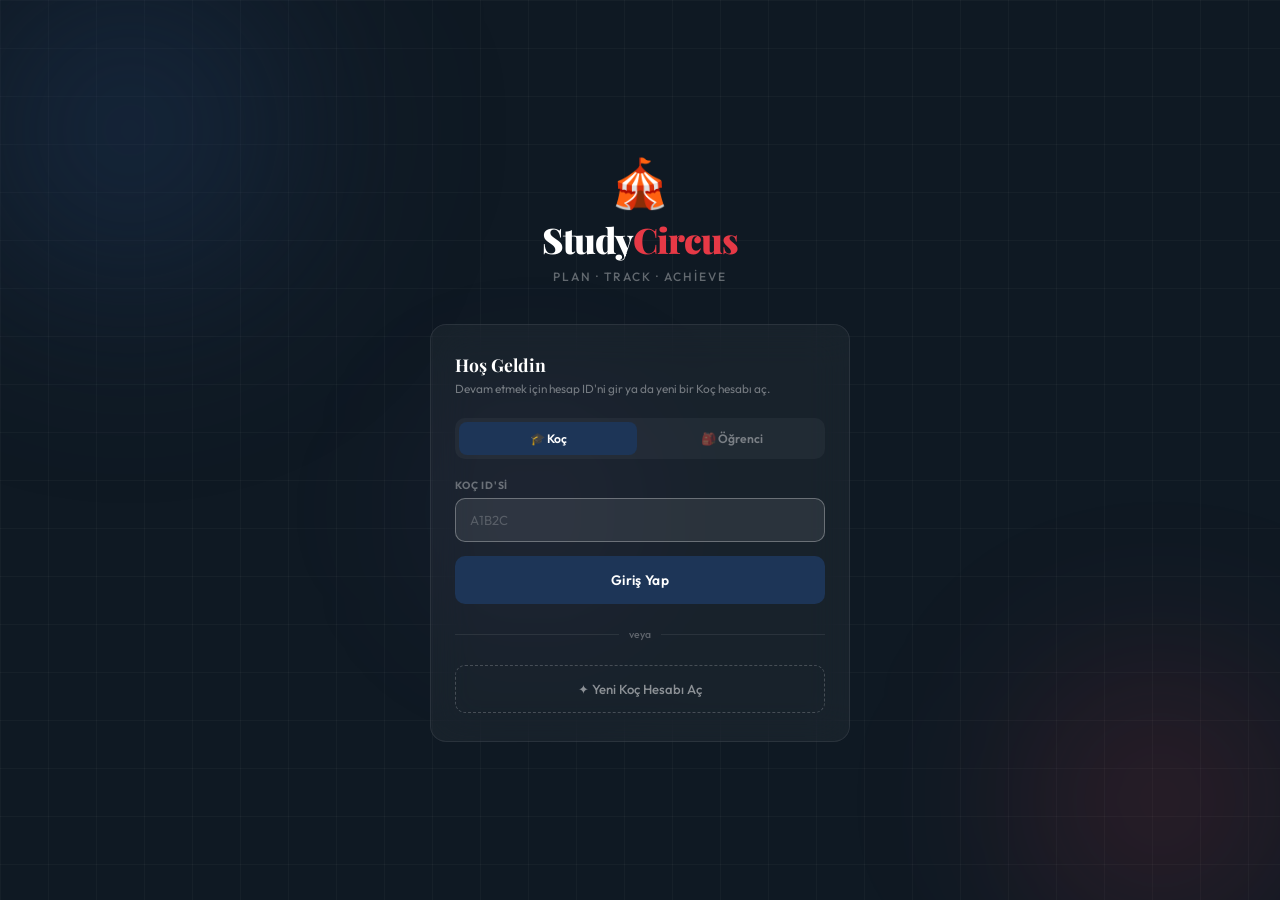
<file: login.html>
<!DOCTYPE html>
<html lang="tr">
<head>
<meta charset="UTF-8">
<meta name="viewport" content="width=device-width, initial-scale=1.0, viewport-fit=cover">
<title>StudyCircus — Giriş</title>
<meta name="theme-color" content="#0f1923">
<link href="https://fonts.googleapis.com/css2?family=Playfair+Display:ital,wght@0,700;0,900;1,700&family=DM+Mono:wght@300;400;500&family=Outfit:wght@300;400;500;600;700&display=swap" rel="stylesheet">
<style>
:root {
  --ink: #0f1923;
  --navy: #1D3557;
  --red: #E63946;
  --blue: #457B9D;
  --orange: #E07A5F;
  --green: #52B788;
  --gold: #F4A261;
  --purple: #9B72CF;
  --cream: #FDFCDC;
  --white: #FFFFFF;
  --border: rgba(29,53,87,0.14);
  --muted: #8892a0;
  --shadow: 0 4px 24px rgba(15,25,35,0.12);
  --shadow-lg: 0 16px 56px rgba(15,25,35,0.18);
  --radius: 16px;
  --safe-bottom: env(safe-area-inset-bottom, 0px);
}
*,*::before,*::after { box-sizing: border-box; margin: 0; padding: 0; }
html { -webkit-text-size-adjust: 100%; overscroll-behavior: none; }
body {
  font-family: 'Outfit', sans-serif;
  background: var(--ink);
  color: var(--white);
  min-height: 100dvh;
  overflow-x: hidden;
  -webkit-tap-highlight-color: transparent;
  position: relative;
}
button { font-family: inherit; cursor: pointer; border: none; background: none; }
input { font-family: inherit; }
input:focus { outline: none; }

/* ── BACKGROUND ── */
.bg-grid {
  position: fixed; inset: 0; z-index: 0;
  background-image:
    linear-gradient(rgba(255,255,255,0.03) 1px, transparent 1px),
    linear-gradient(90deg, rgba(255,255,255,0.03) 1px, transparent 1px);
  background-size: 48px 48px;
  pointer-events: none;
}
.bg-orb {
  position: fixed; border-radius: 50%; pointer-events: none; z-index: 0;
  filter: blur(80px);
}
.bg-orb-1 { width: 500px; height: 500px; top: -120px; left: -120px; background: radial-gradient(circle, rgba(29,53,87,0.6), transparent 70%); }
.bg-orb-2 { width: 400px; height: 400px; bottom: -100px; right: -80px; background: radial-gradient(circle, rgba(230,57,70,0.2), transparent 70%); }
.bg-orb-3 { width: 300px; height: 300px; top: 40%; left: 30%; background: radial-gradient(circle, rgba(155,114,207,0.1), transparent 70%); }

/* ── LAYOUT ── */
.login-wrap {
  position: relative; z-index: 1;
  min-height: 100dvh;
  display: flex; flex-direction: column;
  align-items: center; justify-content: center;
  padding: 24px 16px calc(24px + var(--safe-bottom));
}

/* ── LOGO ── */
.logo-block {
  text-align: center; margin-bottom: 40px;
}
.logo-mark {
  font-size: 3rem; line-height: 1;
  margin-bottom: 10px;
  display: block;
  animation: float 4s ease-in-out infinite;
}
@keyframes float {
  0%,100% { transform: translateY(0); }
  50% { transform: translateY(-8px); }
}
.logo-text {
  font-family: 'Playfair Display', serif;
  font-size: 2.2rem; font-weight: 900;
  letter-spacing: -1px;
  color: white;
}
.logo-text em { color: var(--red); font-style: normal; }
.logo-sub {
  font-size: 0.75rem; font-weight: 500; letter-spacing: 2px;
  text-transform: uppercase; color: rgba(255,255,255,0.35);
  margin-top: 6px;
}

/* ── CARD ── */
.login-card {
  background: rgba(255,255,255,0.04);
  border: 1.5px solid rgba(255,255,255,0.08);
  border-radius: var(--radius);
  width: 100%; max-width: 420px;
  padding: 28px 24px;
  backdrop-filter: blur(20px);
}
.card-title {
  font-family: 'Playfair Display', serif;
  font-size: 1.1rem; font-weight: 700;
  color: white; margin-bottom: 4px;
}
.card-sub {
  font-size: 0.74rem; color: rgba(255,255,255,0.4);
  margin-bottom: 20px; line-height: 1.5;
}

/* ── TABS ── */
.role-tabs {
  display: flex; gap: 6px; margin-bottom: 20px;
  background: rgba(255,255,255,0.04); border-radius: 10px; padding: 4px;
}
.role-tab {
  flex: 1; padding: 9px;
  border-radius: 8px; font-size: 0.76rem; font-weight: 600;
  color: rgba(255,255,255,0.4); transition: all 0.2s;
  display: flex; align-items: center; justify-content: center; gap: 5px;
}
.role-tab.active { background: var(--navy); color: white; }

/* ── FORM ELEMENTS ── */
.form-group { margin-bottom: 14px; }
.form-label {
  font-size: 0.65rem; font-weight: 700; text-transform: uppercase;
  letter-spacing: 0.8px; color: rgba(255,255,255,0.35);
  display: block; margin-bottom: 6px;
}
.form-input {
  width: 100%; padding: 12px 14px;
  background: rgba(255,255,255,0.05);
  border: 1.5px solid rgba(255,255,255,0.1);
  border-radius: 10px; font-size: 0.9rem; color: white;
  transition: border-color 0.15s, background 0.15s;
  text-transform: uppercase; letter-spacing: 2px;
  font-family: 'DM Mono', monospace;
}
.form-input::placeholder { text-transform: none; letter-spacing: 0; color: rgba(255,255,255,0.2); font-family: 'Outfit', sans-serif; font-size: 0.82rem; }
.form-input:focus { border-color: rgba(255,255,255,0.3); background: rgba(255,255,255,0.08); }

/* ── BUTTONS ── */
.btn-main {
  width: 100%; padding: 13px; border-radius: 10px;
  background: var(--navy); color: white;
  font-size: 0.86rem; font-weight: 600; letter-spacing: 0.3px;
  transition: all 0.2s; min-height: 48px;
  display: flex; align-items: center; justify-content: center; gap: 8px;
}
.btn-main:hover { background: #2a4a78; transform: translateY(-1px); box-shadow: 0 4px 16px rgba(29,53,87,0.4); }
.btn-main:active { transform: none; }
.btn-create {
  background: transparent; border: 1.5px dashed rgba(255,255,255,0.2);
  width: 100%; padding: 13px; border-radius: 10px;
  color: rgba(255,255,255,0.5); font-size: 0.82rem; font-weight: 500;
  transition: all 0.2s; min-height: 48px;
  display: flex; align-items: center; justify-content: center; gap: 8px;
}
.btn-create:hover { border-color: rgba(255,255,255,0.4); color: white; }
.btn-row { display: flex; flex-direction: column; gap: 8px; margin-top: 4px; }

/* ── DIVIDER ── */
.divider {
  display: flex; align-items: center; gap: 10px;
  margin: 16px 0;
}
.divider-line { flex: 1; height: 1px; background: rgba(255,255,255,0.08); }
.divider-text { font-size: 0.65rem; color: rgba(255,255,255,0.3); font-weight: 500; }

/* ── ACCOUNT HISTORY ── */
.accounts-section { margin-top: 28px; width: 100%; max-width: 420px; }
.accounts-label {
  font-size: 0.62rem; font-weight: 700; text-transform: uppercase;
  letter-spacing: 1px; color: rgba(255,255,255,0.25);
  margin-bottom: 10px; padding: 0 2px;
}
.accounts-list { display: flex; flex-direction: column; gap: 6px; }
.account-card {
  background: rgba(255,255,255,0.03);
  border: 1px solid rgba(255,255,255,0.07);
  border-radius: 12px; padding: 12px 14px;
  display: flex; align-items: center; gap: 12px;
  cursor: pointer; transition: all 0.2s;
  position: relative; overflow: hidden;
}
.account-card:hover { background: rgba(255,255,255,0.07); border-color: rgba(255,255,255,0.15); transform: translateX(2px); }
.account-card::before {
  content: ''; position: absolute; left: 0; top: 0; bottom: 0; width: 3px;
}
.account-card.role-coach::before { background: var(--gold); }
.account-card.role-student::before { background: var(--blue); }
.account-card-role {
  width: 32px; height: 32px; border-radius: 8px;
  display: flex; align-items: center; justify-content: center;
  font-size: 0.9rem; flex-shrink: 0;
}
.account-card.role-coach .account-card-role { background: rgba(244,162,97,0.15); }
.account-card.role-student .account-card-role { background: rgba(69,123,157,0.15); }
.account-card-info { flex: 1; min-width: 0; }
.account-card-id {
  font-family: 'DM Mono', monospace;
  font-size: 0.85rem; font-weight: 500; color: white;
  letter-spacing: 2px;
}
.account-card-meta { font-size: 0.65rem; color: rgba(255,255,255,0.3); margin-top: 2px; }
.account-card-arrow { font-size: 0.75rem; color: rgba(255,255,255,0.2); }
.account-card-del {
  width: 24px; height: 24px; border-radius: 6px;
  background: rgba(230,57,70,0.1); color: rgba(230,57,70,0.5);
  display: flex; align-items: center; justify-content: center;
  font-size: 0.7rem; transition: all 0.15s;
  flex-shrink: 0;
}
.account-card-del:hover { background: var(--red); color: white; }

/* ── NEW COACH PANEL ── */
#newCoachPanel { display: none; }
.success-box {
  background: rgba(82,183,136,0.1); border: 1.5px solid rgba(82,183,136,0.3);
  border-radius: 12px; padding: 16px;
  margin-bottom: 16px;
}
.success-box-title { font-size: 0.7rem; font-weight: 700; text-transform: uppercase; letter-spacing: 0.8px; color: var(--green); margin-bottom: 10px; }
.id-pair { display: grid; grid-template-columns: 1fr 1fr; gap: 8px; }
.id-box {
  background: rgba(255,255,255,0.05); border-radius: 8px; padding: 10px 12px;
  border: 1px solid rgba(255,255,255,0.08);
}
.id-box-label { font-size: 0.58rem; font-weight: 700; text-transform: uppercase; letter-spacing: 0.8px; color: rgba(255,255,255,0.35); margin-bottom: 4px; }
.id-box-val {
  font-family: 'DM Mono', monospace;
  font-size: 1.1rem; font-weight: 500; letter-spacing: 3px;
}
.id-box.coach { color: var(--gold); }
.id-box.student { color: var(--blue); }
.id-warn { font-size: 0.7rem; color: rgba(255,255,255,0.35); line-height: 1.5; margin-top: 8px; }

/* ── TOAST ── */
.toast {
  position: fixed; bottom: calc(20px + var(--safe-bottom)); left: 50%;
  transform: translateX(-50%) translateY(20px);
  background: rgba(29,53,87,0.95); color: white;
  padding: 10px 20px; border-radius: 20px;
  font-size: 0.78rem; font-weight: 500;
  z-index: 999; opacity: 0; pointer-events: none;
  transition: all 0.3s; white-space: nowrap;
  backdrop-filter: blur(10px);
}
.toast.show { opacity: 1; transform: translateX(-50%) translateY(0); }

/* ── SPINNER ── */
.spinner {
  width: 16px; height: 16px; border-radius: 50%;
  border: 2px solid rgba(255,255,255,0.2);
  border-top-color: white;
  animation: spin 0.6s linear infinite;
  display: none;
}
@keyframes spin { to { transform: rotate(360deg); } }

/* ── FADE ── */
@keyframes fadeIn { from { opacity: 0; transform: translateY(12px); } to { opacity: 1; transform: translateY(0); } }
.login-card, .accounts-section { animation: fadeIn 0.4s ease both; }
.accounts-section { animation-delay: 0.1s; }
</style>
</head>
<body>
<div class="bg-grid"></div>
<div class="bg-orb bg-orb-1"></div>
<div class="bg-orb bg-orb-2"></div>
<div class="bg-orb bg-orb-3"></div>

<div class="login-wrap">
  <div class="logo-block">
    <span class="logo-mark">🎪</span>
    <div class="logo-text">Study<em>Circus</em></div>
    <div class="logo-sub">Plan · Track · Achieve</div>
  </div>

  <!-- LOGIN CARD -->
  <div class="login-card" id="loginCard">
    <div class="card-title">Hoş Geldin</div>
    <div class="card-sub">Devam etmek için hesap ID'ni gir ya da yeni bir Koç hesabı aç.</div>

    <!-- ROLE TABS -->
    <div class="role-tabs" id="roleTabs">
      <button class="role-tab active" onclick="selectRole('coach')" id="tab-coach">🎓 Koç</button>
      <button class="role-tab" onclick="selectRole('student')" id="tab-student">🎒 Öğrenci</button>
    </div>

    <!-- ENTER ID PANEL -->
    <div id="enterIdPanel">
      <div class="form-group">
        <label class="form-label" id="idInputLabel">Koç ID'si</label>
        <input class="form-input" id="accountIdInput" placeholder="A1B2C" maxlength="5" autocomplete="off" oninput="this.value=this.value.toUpperCase()">
      </div>
      <div class="btn-row">
        <button class="btn-main" onclick="loginWithId()" id="loginBtn">
          <span id="loginBtnText">Giriş Yap</span>
          <div class="spinner" id="loginSpinner"></div>
        </button>
        <div class="divider" id="coachDivider">
          <div class="divider-line"></div>
          <div class="divider-text">veya</div>
          <div class="divider-line"></div>
        </div>
        <button class="btn-create" onclick="showNewCoachPanel()" id="createBtn">✦ Yeni Koç Hesabı Aç</button>
      </div>
    </div>

    <!-- NEW COACH PANEL -->
    <div id="newCoachPanel">
      <div class="success-box">
        <div class="success-box-title">✓ Hesap Oluşturuldu</div>
        <div class="id-pair">
          <div class="id-box coach">
            <div class="id-box-label">🎓 Koç ID</div>
            <div class="id-box-val" id="newCoachId">—</div>
          </div>
          <div class="id-box student">
            <div class="id-box-label">🎒 Öğrenci ID</div>
            <div class="id-box-val" id="newStudentId">—</div>
          </div>
        </div>
        <div class="id-warn">⚠️ Bu ID'leri şimdi bir yere kaydet. Bir daha gösterilmeyecek.</div>
      </div>
      <div class="btn-row">
        <button class="btn-main" onclick="enterAsNewCoach()" style="background:var(--green)">🎓 Koç Olarak Gir</button>
        <button class="btn-create" onclick="cancelNewCoach()">← Geri Dön</button>
      </div>
    </div>
  </div>

  <!-- ACCOUNT HISTORY -->
  <div class="accounts-section" id="accountsSection">
    <div class="accounts-label">📋 Kayıtlı Hesaplar</div>
    <div class="accounts-list" id="accountsList"></div>
  </div>
</div>

<div class="toast" id="toast"></div>

<script>
/* ── CONFIG ── */
const APP_URL = './index.html'; // ana sayfa
const ACCOUNTS_KEY = 'studyCircus_accounts';
const STORAGE_KEY = 'studyCircus_v3';
const SESSION_KEY = 'studyCircus_session';
const WORKER_URL = 'https://database.ahmetbsarpkaya.workers.dev/';

let currentRole = 'coach';
let pendingCoachId = null;
let pendingStudentId = null;

/* ── HELPERS ── */
function generateId() {
  const chars = 'ABCDEFGHIJKLMNOPQRSTUVWXYZ0123456789';
  let id = '';
  for (let i = 0; i < 5; i++) id += chars.charAt(Math.floor(Math.random() * chars.length));
  return id;
}

let toastTimer;
function showToast(msg) {
  const t = document.getElementById('toast');
  t.textContent = msg;
  t.classList.add('show');
  clearTimeout(toastTimer);
  toastTimer = setTimeout(() => t.classList.remove('show'), 2400);
}

/* ── ROLE SELECTION ── */
function selectRole(role) {
  currentRole = role;
  document.getElementById('tab-coach').classList.toggle('active', role === 'coach');
  document.getElementById('tab-student').classList.toggle('active', role === 'student');
  document.getElementById('idInputLabel').textContent = role === 'coach' ? 'Koç ID\'si' : 'Öğrenci ID\'si';
  document.getElementById('createBtn').style.display = role === 'coach' ? 'flex' : 'none';
  document.getElementById('coachDivider').style.display = role === 'coach' ? 'flex' : 'none';
  document.getElementById('accountIdInput').placeholder = role === 'coach' ? 'A1B2C' : 'X9Y8Z';
  document.getElementById('accountIdInput').focus();
}

/* ── NEW COACH ── */
function showNewCoachPanel() {
  pendingCoachId = generateId();
  do { pendingStudentId = generateId(); } while (pendingStudentId === pendingCoachId);
  
  document.getElementById('newCoachId').textContent = pendingCoachId;
  document.getElementById('newStudentId').textContent = pendingStudentId;
  
  document.getElementById('enterIdPanel').style.display = 'none';
  document.getElementById('newCoachPanel').style.display = 'block';
  
  // YENİ: Tab geçişlerini kilitle
  document.getElementById('roleTabs').style.pointerEvents = 'none';
  document.getElementById('roleTabs').style.opacity = '0.5';
}

function cancelNewCoach() {
  pendingCoachId = null;
  pendingStudentId = null;
  
  document.getElementById('enterIdPanel').style.display = 'block';
  document.getElementById('newCoachPanel').style.display = 'none';
  
  // YENİ: Tab geçişlerini geri aç
  document.getElementById('roleTabs').style.pointerEvents = 'auto';
  document.getElementById('roleTabs').style.opacity = '1';
}

async function enterAsNewCoach() {
  if (!pendingCoachId) return;
  setLoading(true);

  try {
    // Initialize fresh state on cloud
    const freshState = buildFreshState(pendingCoachId, pendingStudentId);
    const allData = await fetchAllData();
    allData[pendingCoachId] = { ...freshState, _role: 'COACH', _linkedStudentId: pendingStudentId, _savedAt: Date.now() };
    await pushAllData(allData);

    // Save session & history
    saveSession(pendingCoachId, 'COACH', pendingStudentId);
    addToHistory(pendingCoachId, 'COACH');
    window.location.href = APP_URL;
  } catch (e) {
    showToast('Hata: ' + e.message);
    setLoading(false);
  }
}

/* ── LOGIN ── */
async function loginWithId() {
  const inputId = document.getElementById('accountIdInput').value.toUpperCase().trim();
  if (!inputId || inputId.length !== 5) {
    showToast('Geçerli bir 5 haneli ID gir.'); return;
  }
  setLoading(true);

  try {
    const allData = await fetchAllData();

    // Check coach id
    if (allData[inputId]) {
      const entry = allData[inputId];
      if (entry._role === 'COACH' && currentRole === 'coach') {
        saveSession(inputId, 'COACH', entry._linkedStudentId);
        addToHistory(inputId, 'COACH');
        window.location.href = APP_URL;
        return;
      }
      if (entry._role === 'COACH' && currentRole === 'student') {
        showToast('Bu bir Koç ID\'si. Öğrenci sekmesinde değil, Koç sekmesinde giriş yap.');
        setLoading(false); return;
      }
    }

    // Check if this is a studentId linked to some coach
    let foundCoach = null;
    for (const [coachId, entry] of Object.entries(allData)) {
      if (entry._linkedStudentId === inputId) { foundCoach = { coachId, entry }; break; }
    }

    if (foundCoach && currentRole === 'student') {
      saveSession(inputId, 'STUDENT', foundCoach.coachId);
      addToHistory(inputId, 'STUDENT');
      window.location.href = APP_URL;
      return;
    }

    if (foundCoach && currentRole === 'coach') {
      showToast('Bu bir Öğrenci ID\'si. Koç sekmesinde değil, Öğrenci sekmesinde giriş yap.');
      setLoading(false); return;
    }

    showToast('Bu ID ile kayıtlı hesap bulunamadı.');
    setLoading(false);
  } catch (e) {
    showToast('Sunucuya bağlanılamadı: ' + e.message);
    setLoading(false);
  }
}

/* ── SESSION ── */
function saveSession(accountId, role, linkedId) {
  sessionStorage.setItem(SESSION_KEY, JSON.stringify({ accountId, role, linkedId, loginAt: Date.now() }));
  // Also persist in localStorage for the app to read
  localStorage.setItem('studyCircus_currentSession', JSON.stringify({ accountId, role, linkedId }));
}

/* ── ACCOUNT HISTORY ── */
function loadHistory() {
  try {
    const saved = localStorage.getItem(ACCOUNTS_KEY);
    return saved ? JSON.parse(saved) : [];
  } catch { return []; }
}

function addToHistory(accountId, role) {
  let history = loadHistory();
  // Remove if already exists (will re-add at front)
  history = history.filter(h => h.accountId !== accountId);
  history.unshift({ accountId, role, lastSeen: Date.now() });
  // Keep max 6
  if (history.length > 6) history = history.slice(0, 6);
  localStorage.setItem(ACCOUNTS_KEY, JSON.stringify(history));
}

function removeFromHistory(accountId, event) {
  event.stopPropagation();
  let history = loadHistory().filter(h => h.accountId !== accountId);
  localStorage.setItem(ACCOUNTS_KEY, JSON.stringify(history));
  renderHistory();
  showToast('Geçmişten kaldırıldı.');
}

function renderHistory() {
  const history = loadHistory();
  const section = document.getElementById('accountsSection');
  const list = document.getElementById('accountsList');

  if (!history.length) { section.style.display = 'none'; return; }
  section.style.display = 'block';

  list.innerHTML = history.map(h => {
    const icon = h.role === 'COACH' ? '🎓' : '🎒';
    const roleLabel = h.role === 'COACH' ? 'Koç' : 'Öğrenci';
    const dateStr = new Date(h.lastSeen).toLocaleDateString('tr-TR', { day:'numeric', month:'short' });
    return `
      <div class="account-card role-${h.role.toLowerCase()}" onclick="quickLogin('${h.accountId}','${h.role}')">
        <div class="account-card-role">${icon}</div>
        <div class="account-card-info">
          <div class="account-card-id">${h.accountId}</div>
          <div class="account-card-meta">${roleLabel} · Son giriş ${dateStr}</div>
        </div>
        <div class="account-card-arrow">→</div>
        <button class="account-card-del" onclick="removeFromHistory('${h.accountId}',event)" title="Geçmişten kaldır">✕</button>
      </div>`;
  }).join('');
}

async function quickLogin(accountId, role) {
  setLoading(true);
  try {
    const allData = await fetchAllData();

    if (role === 'COACH') {
      if (!allData[accountId]) {
        showToast('Bu hesap artık mevcut değil. Geçmişten kaldırıldı.');
        removeFromHistory(accountId, { stopPropagation: () => {} });
        setLoading(false); return;
      }
      saveSession(accountId, 'COACH', allData[accountId]._linkedStudentId);
    } else {
      // Find coach that owns this student
      let foundCoach = null;
      for (const [coachId, entry] of Object.entries(allData)) {
        if (entry._linkedStudentId === accountId) { foundCoach = coachId; break; }
      }
      if (!foundCoach) {
        showToast('Bu öğrenci hesabı geçersiz. Koç hesabı silinmiş olabilir.');
        removeFromHistory(accountId, { stopPropagation: () => {} });
        setLoading(false); return;
      }
      saveSession(accountId, 'STUDENT', foundCoach);
    }
    addToHistory(accountId, role);
    window.location.href = APP_URL;
  } catch (e) {
    showToast('Bağlantı hatası: ' + e.message);
    setLoading(false);
  }
}

/* ── CLOUD ── */
async function fetchAllData() {
  const res = await fetch(WORKER_URL + `?t=${Date.now()}`);
  if (!res.ok) throw new Error('Sunucuya erişilemedi.');
  return (await res.json()) || {};
}
async function pushAllData(data) {
  const res = await fetch(WORKER_URL, { method: 'POST', headers: { 'Content-Type': 'application/json' }, body: JSON.stringify(data) });
  if (!res.ok) throw new Error('Sunucuya kaydedilemedi.');
}

/* ── UI HELPERS ── */
function setLoading(on) {
  document.getElementById('loginSpinner').style.display = on ? 'block' : 'none';
  document.getElementById('loginBtnText').style.display = on ? 'none' : 'block';
  document.getElementById('loginBtn').disabled = on;
}

/* ── FRESH STATE BUILDER ── */
function buildFreshState(coachId, studentId) {
  return {
    subjects: [],
    categories: [
      { id: 'c1', name: 'Study', color: '#1D3557', emoji: '📚' },
      { id: 'c2', name: 'Break', color: '#F4A261', emoji: '☕' },
      { id: 'c3', name: 'Review', color: '#52B788', emoji: '🔁' },
      { id: 'c4', name: 'Exam', color: '#E63946', emoji: '🔴' },
    ],
    days: {},
    generalNotes: [],
    panelConfig: [
      { id: 'panel-countdown', title: '⏳ Countdown', visible: true, collapsed: false },
      { id: 'panel-subjects', title: '📚 Subjects', visible: true, collapsed: false },
      { id: 'panel-categories', title: '🏷 Categories', visible: true, collapsed: false },
      { id: 'panel-analytics', title: '📊 Analytics', visible: true, collapsed: false },
      { id: 'panel-progress', title: '📈 Progress', visible: true, collapsed: false },
      { id: 'panel-notes', title: '📝 General Notes', visible: true, collapsed: false },
    ],
    economy: { tickets: 0 },
    // metadata
    _coachId: coachId,
    _studentId: studentId,
    _linkedStudentId: studentId,
    _role: 'COACH',
    _savedAt: Date.now(),
  };
}

/* ── KEYBOARD ── */
document.addEventListener('DOMContentLoaded', () => {
  document.getElementById('accountIdInput').addEventListener('keydown', e => {
    if (e.key === 'Enter') loginWithId();
  });
  renderHistory();
  // Pre-select role from tab if returning
  selectRole('coach');
});
</script>
</body>
</html>
</file>
